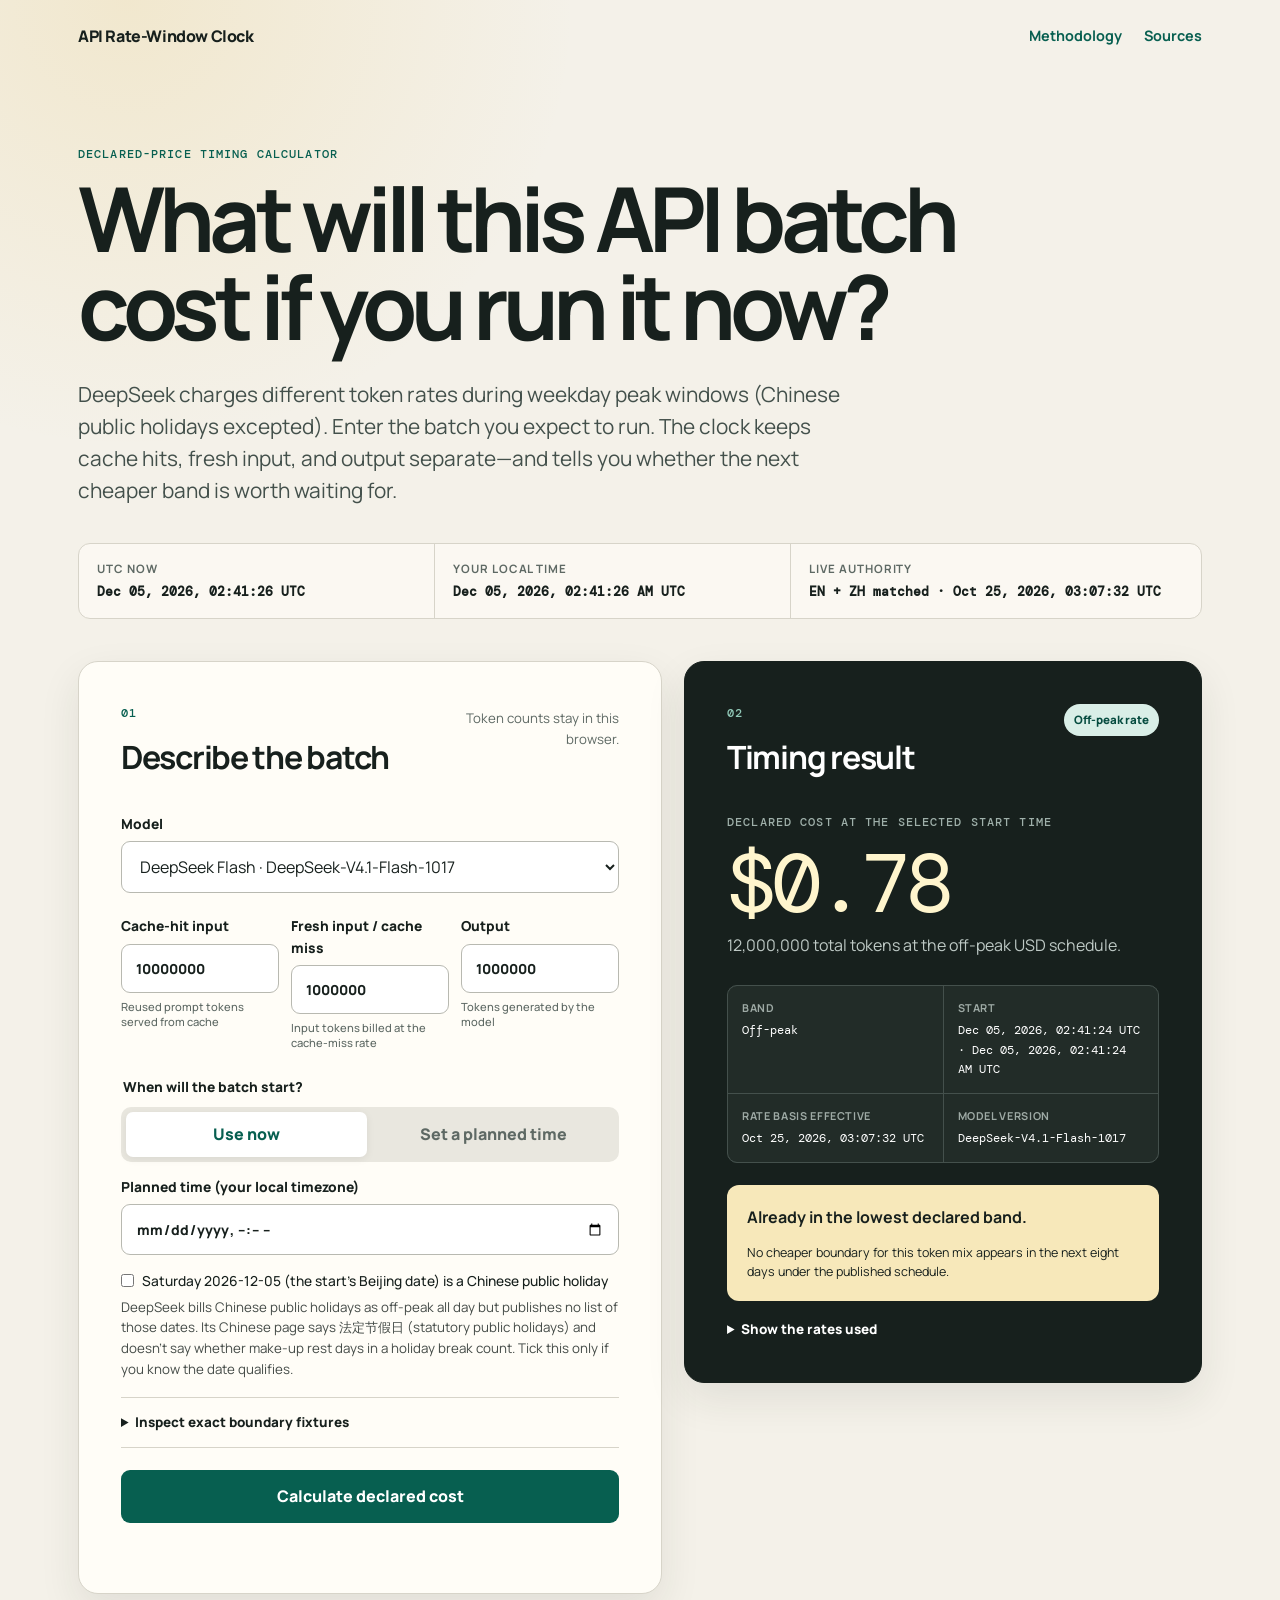
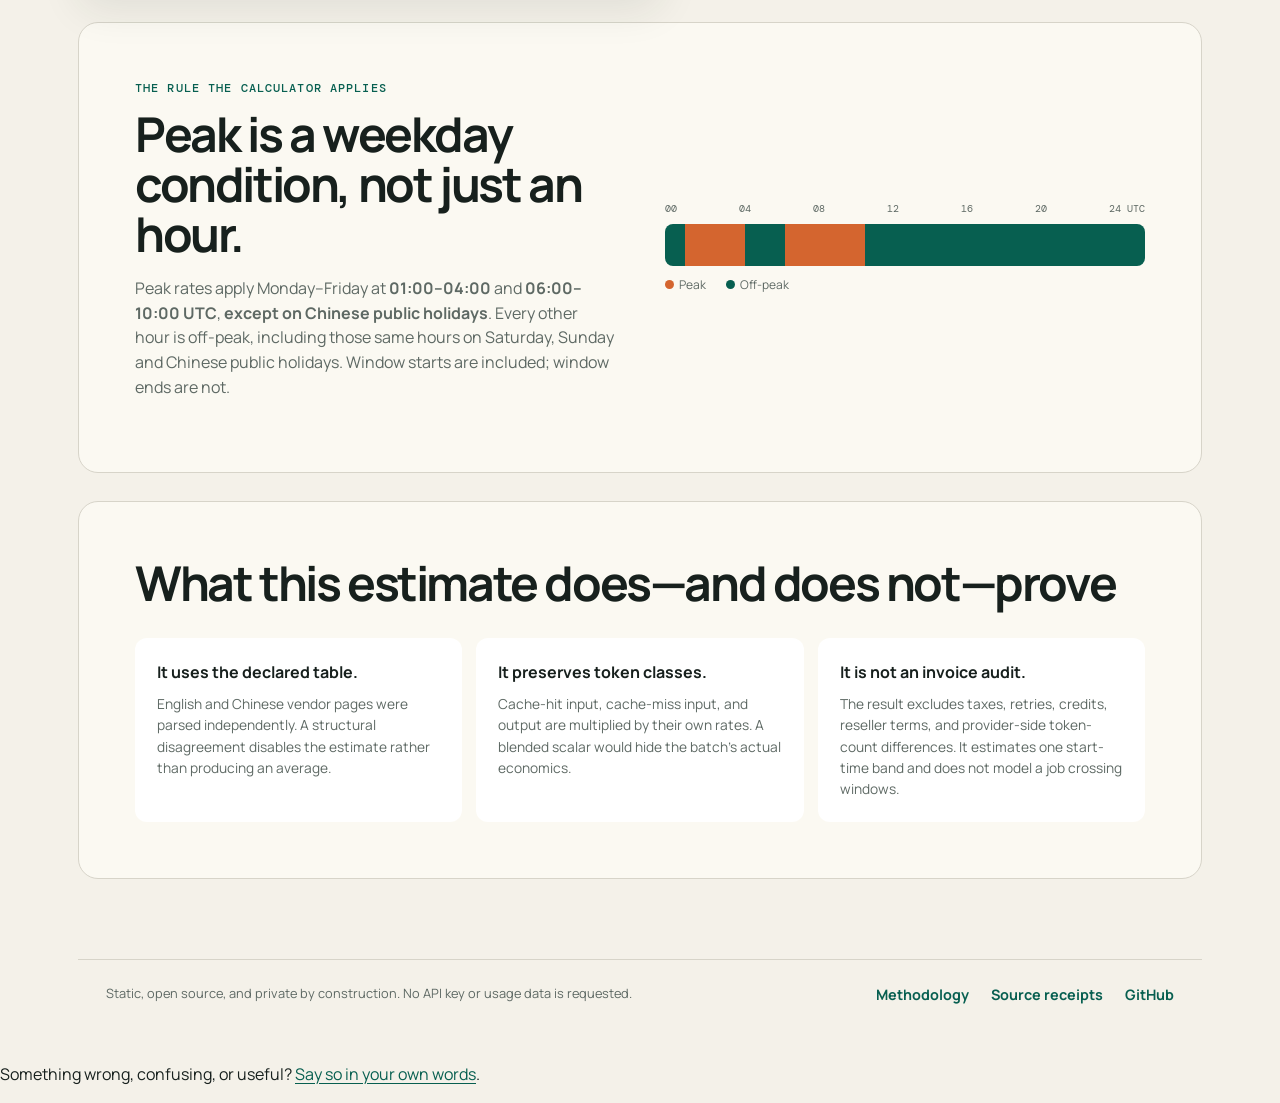
<file: index.html>
<!doctype html>
<html lang="en">
<head>
  <meta charset="utf-8">
  <meta name="viewport" content="width=device-width,initial-scale=1">
  <meta name="description" content="Estimate a DeepSeek API batch at the declared peak or off-peak token rates, and see whether waiting changes the price.">
  <title>API Rate-Window Clock</title>
  <link rel="stylesheet" href="style.css">
</head>
<body>
  <header class="site-header">
    <a class="brand" href="index.html">API Rate-Window Clock</a>
    <nav aria-label="Main navigation">
      <a href="methodology.html">Methodology</a>
      <a href="sources.html">Sources</a>
    </nav>
  </header>

  <main>
    <section class="hero">
      <p class="eyebrow">Declared-price timing calculator</p>
      <h1>What will this API batch cost if you run it now?</h1>
      <p class="lede">DeepSeek charges different token rates during weekday peak windows (Chinese public holidays excepted). Enter the batch you expect to run. The clock keeps cache hits, fresh input, and output separate—and tells you whether the next cheaper band is worth waiting for.</p>
      <div class="clock-strip" aria-live="polite">
        <div><span>UTC now</span><strong id="utc-clock">—</strong></div>
        <div><span>Your local time</span><strong id="local-clock">—</strong></div>
        <div><span>Live authority</span><strong id="authority-clock">Loading…</strong></div>
      </div>
    </section>

    <section class="calculator-shell" aria-labelledby="calculator-title">
      <form id="calculator-form" class="calculator-card">
        <div class="section-heading">
          <div><p class="step">01</p><h2 id="calculator-title">Describe the batch</h2></div>
          <p>Token counts stay in this browser.</p>
        </div>

        <label for="model">Model</label>
        <select id="model" name="model" required disabled><option>Loading current models…</option></select>

        <div class="token-grid">
          <label>Cache-hit input
            <input id="cache-hit" name="cache_hit" type="number" min="0" step="1" value="10000000" inputmode="numeric" required>
            <small>Reused prompt tokens served from cache</small>
          </label>
          <label>Fresh input / cache miss
            <input id="cache-miss" name="cache_miss" type="number" min="0" step="1" value="1000000" inputmode="numeric" required>
            <small>Input tokens billed at the cache-miss rate</small>
          </label>
          <label>Output
            <input id="output" name="output" type="number" min="0" step="1" value="1000000" inputmode="numeric" required>
            <small>Tokens generated by the model</small>
          </label>
        </div>

        <fieldset class="time-choice">
          <legend>When will the batch start?</legend>
          <div class="segmented">
            <button type="button" id="use-now" class="active" aria-pressed="true">Use now</button>
            <button type="button" id="use-planned" aria-pressed="false">Set a planned time</button>
          </div>
          <label id="planned-field" hidden>Planned time (your local timezone)
            <input id="planned-time" type="datetime-local" step="60">
          </label>
          <label class="holiday-choice"><input id="cn-holiday" type="checkbox"> <span id="holiday-label">The start's Beijing date is a Chinese public holiday</span></label>
          <small class="holiday-note">DeepSeek bills Chinese public holidays as off-peak all day but publishes no list of those dates. Its Chinese page says 法定节假日 (statutory public holidays) and doesn't say whether make-up rest days in a holiday break count. Tick this only if you know the date qualifies.</small>
        </fieldset>

        <details class="fixtures">
          <summary>Inspect exact boundary fixtures</summary>
          <p>These set a known UTC timestamp so the clock's boundary rules are visible.</p>
          <div class="fixture-buttons">
            <button type="button" data-fixture="2026-11-10T03:59:00Z">Weekday 03:59 UTC · peak</button>
            <button type="button" data-fixture="2026-11-10T04:00:00Z">Weekday 04:00 UTC · off-peak</button>
            <button type="button" data-fixture="2026-11-14T02:00:00Z">Saturday 02:00 UTC · off-peak</button>
          </div>
        </details>

        <button id="calculate" class="primary" type="submit" disabled>Calculate declared cost</button>
        <p id="form-error" class="form-error" role="alert"></p>
      </form>

      <section id="result" class="result-card" aria-live="polite" aria-labelledby="result-title">
        <div class="section-heading">
          <div><p class="step">02</p><h2 id="result-title">Timing result</h2></div>
          <span id="result-status" class="status-pill">Waiting for rates</span>
        </div>
        <div id="result-empty" class="result-empty">
          <p>The current vendor table is loading. When it is ready, the estimate will identify the exact rate band and the next cheaper boundary.</p>
        </div>
        <div id="result-unavailable" class="result-unavailable" hidden>
          <h3>Estimate unavailable</h3>
          <p id="unavailable-reason"></p>
          <p>No missing or conflicting price is treated as zero.</p>
        </div>
        <div id="result-content" hidden>
          <p class="result-kicker">Declared cost at the selected start time</p>
          <p id="selected-cost" class="result-number">—</p>
          <p id="selected-summary" class="result-summary">—</p>
          <p id="holiday-caveat" class="holiday-caveat" hidden></p>
          <dl class="result-details">
            <div><dt>Band</dt><dd id="selected-regime">—</dd></div>
            <div><dt>Start</dt><dd id="selected-time">—</dd></div>
            <div><dt>Rate basis effective</dt><dd id="basis-effective">—</dd></div>
            <div><dt>Model version</dt><dd id="model-version">—</dd></div>
          </dl>
          <div id="cheaper-panel" class="cheaper-panel">
            <p class="result-kicker">Next cheaper boundary</p>
            <div class="savings-grid">
              <div><span>Cost then</span><strong id="next-cost">—</strong></div>
              <div><span>You save</span><strong id="savings">—</strong></div>
              <div><span>Wait</span><strong id="wait-time">—</strong></div>
            </div>
            <p id="next-summary"></p>
          </div>
          <div id="lowest-panel" class="lowest-panel" hidden>
            <strong>Already in the lowest declared band.</strong>
            <p>No cheaper boundary for this token mix appears in the next eight days under the published schedule.</p>
          </div>
          <details class="rate-breakdown">
            <summary>Show the rates used</summary>
            <dl>
              <div><dt>Cache-hit input</dt><dd id="rate-hit">—</dd></div>
              <div><dt>Fresh input</dt><dd id="rate-miss">—</dd></div>
              <div><dt>Output</dt><dd id="rate-output">—</dd></div>
            </dl>
          </details>
        </div>
      </section>
    </section>

    <section class="schedule-section">
      <div>
        <p class="eyebrow">The rule the calculator applies</p>
        <h2>Peak is a weekday condition, not just an hour.</h2>
        <p>Peak rates apply Monday–Friday at <strong>01:00–04:00</strong> and <strong>06:00–10:00 UTC</strong>, <strong>except on Chinese public holidays</strong>. Every other hour is off-peak, including those same hours on Saturday, Sunday and Chinese public holidays. Window starts are included; window ends are not.</p>
      </div>
      <div class="schedule-visual" aria-label="Weekday UTC price schedule">
        <div class="schedule-label"><span>00</span><span>04</span><span>08</span><span>12</span><span>16</span><span>20</span><span>24 UTC</span></div>
        <div class="schedule-bar"><i class="off a"></i><i class="peak b"></i><i class="off c"></i><i class="peak d"></i><i class="off e"></i></div>
        <div class="legend"><span><i class="peak-dot"></i>Peak</span><span><i class="off-dot"></i>Off-peak</span></div>
      </div>
    </section>

    <section class="truth-section">
      <h2>What this estimate does—and does not—prove</h2>
      <div class="truth-grid">
        <article><h3>It uses the declared table.</h3><p>English and Chinese vendor pages were parsed independently. A structural disagreement disables the estimate rather than producing an average.</p></article>
        <article><h3>It preserves token classes.</h3><p>Cache-hit input, cache-miss input, and output are multiplied by their own rates. A blended scalar would hide the batch's actual economics.</p></article>
        <article><h3>It is not an invoice audit.</h3><p>The result excludes taxes, retries, credits, reseller terms, and provider-side token-count differences. It estimates one start-time band and does not model a job crossing windows.</p></article>
      </div>
    </section>
  </main>

  <footer>
    <p>Static, open source, and private by construction. No API key or usage data is requested.</p>
    <nav><a href="methodology.html">Methodology</a><a href="sources.html">Source receipts</a><a href="https://github.com/GreatTombProductions/api-rate-window-clock">GitHub</a></nav>
  </footer>

  <script src="calculator.js"></script>
  <script src="app.js"></script>
<p class="quest-board-feedback">Something wrong, confusing, or useful? <a href="https://greattombproductions.github.io/quest-board/?project=api-rate-window-clock#suggest" target="_blank" rel="noopener">Say so in your own words</a>.</p>
</body>
</html>
</file>
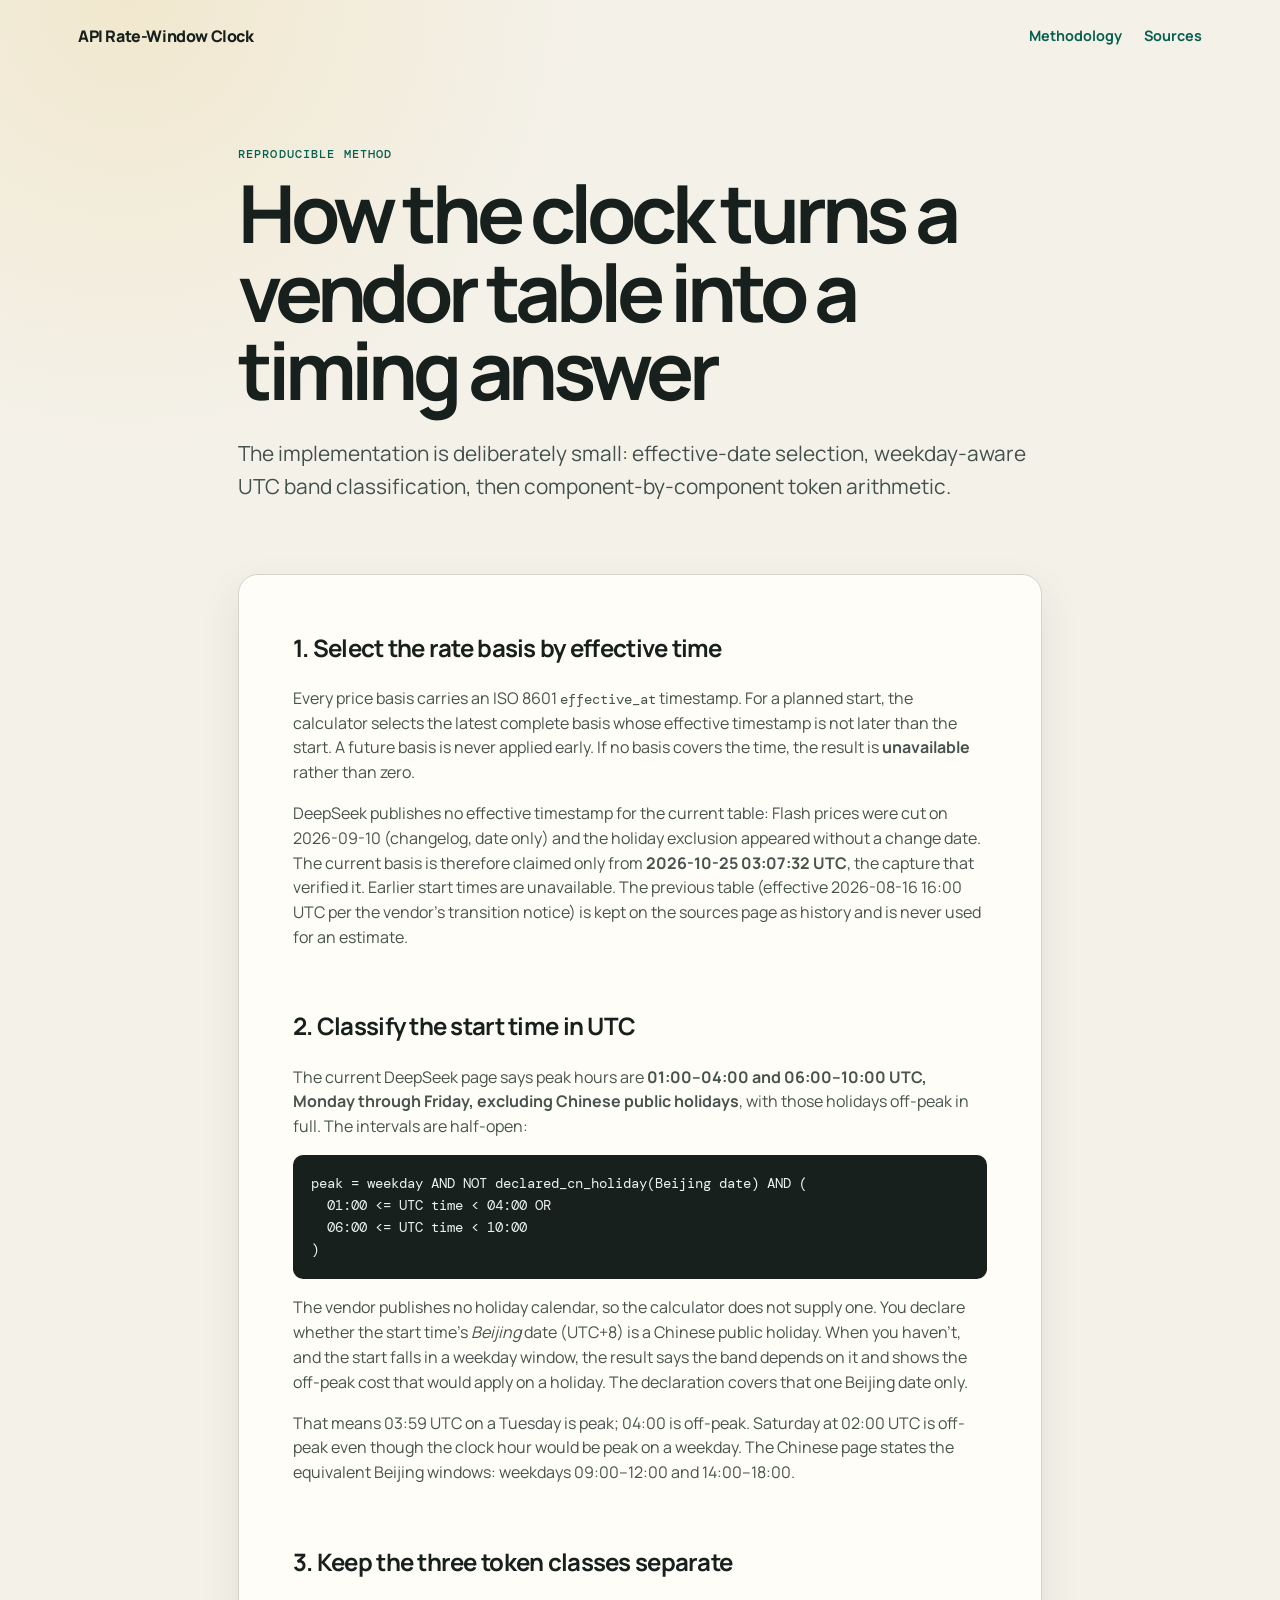
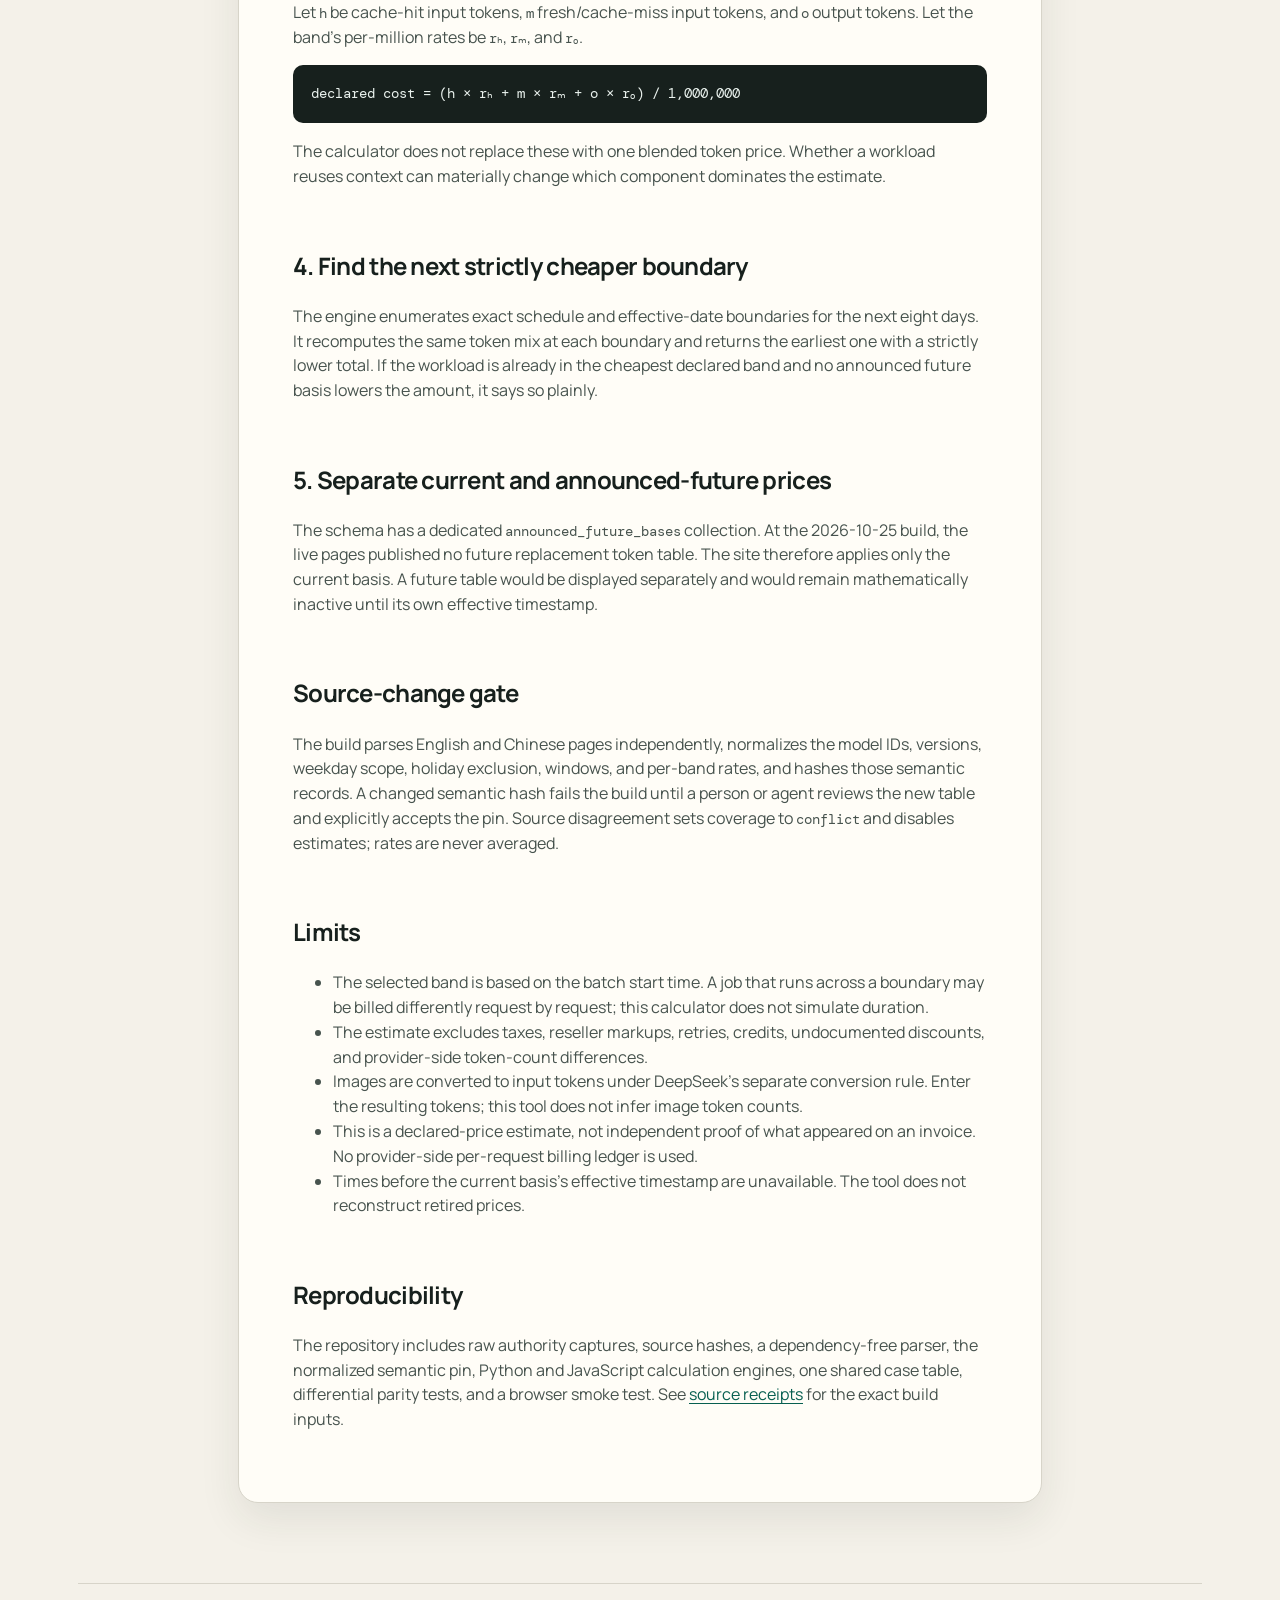
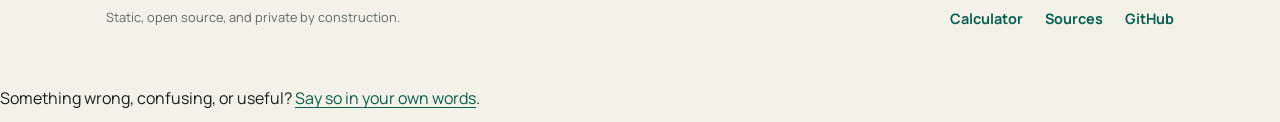
<file: methodology.html>
<!doctype html>
<html lang="en">
<head>
  <meta charset="utf-8"><meta name="viewport" content="width=device-width,initial-scale=1">
  <meta name="description" content="Methodology for the API Rate-Window Clock: effective dates, UTC windows, token classes, and calculation limits.">
  <title>Methodology · API Rate-Window Clock</title><link rel="stylesheet" href="style.css">
</head>
<body>
<header class="site-header"><a class="brand" href="index.html">API Rate-Window Clock</a><nav aria-label="Main navigation"><a href="methodology.html" aria-current="page">Methodology</a><a href="sources.html">Sources</a></nav></header>
<main class="content-page">
  <header class="content-hero"><p class="eyebrow">Reproducible method</p><h1>How the clock turns a vendor table into a timing answer</h1><p class="lede">The implementation is deliberately small: effective-date selection, weekday-aware UTC band classification, then component-by-component token arithmetic.</p></header>
  <article class="prose">
    <h2>1. Select the rate basis by effective time</h2>
    <p>Every price basis carries an ISO 8601 <code>effective_at</code> timestamp. For a planned start, the calculator selects the latest complete basis whose effective timestamp is not later than the start. A future basis is never applied early. If no basis covers the time, the result is <strong>unavailable</strong> rather than zero.</p>
    <p>DeepSeek publishes no effective timestamp for the current table: Flash prices were cut on 2026-09-10 (changelog, date only) and the holiday exclusion appeared without a change date. The current basis is therefore claimed only from <strong>2026-10-25 03:07:32 UTC</strong>, the capture that verified it. Earlier start times are unavailable. The previous table (effective 2026-08-16 16:00 UTC per the vendor's transition notice) is kept on the sources page as history and is never used for an estimate.</p>

    <h2>2. Classify the start time in UTC</h2>
    <p>The current DeepSeek page says peak hours are <strong>01:00–04:00 and 06:00–10:00 UTC, Monday through Friday, excluding Chinese public holidays</strong>, with those holidays off-peak in full. The intervals are half-open:</p>
    <pre><code>peak = weekday AND NOT declared_cn_holiday(Beijing date) AND (
  01:00 &lt;= UTC time &lt; 04:00 OR
  06:00 &lt;= UTC time &lt; 10:00
)</code></pre>
    <p>The vendor publishes no holiday calendar, so the calculator does not supply one. You declare whether the start time's <em>Beijing</em> date (UTC+8) is a Chinese public holiday. When you haven't, and the start falls in a weekday window, the result says the band depends on it and shows the off-peak cost that would apply on a holiday. The declaration covers that one Beijing date only.</p>
    <p>That means 03:59 UTC on a Tuesday is peak; 04:00 is off-peak. Saturday at 02:00 UTC is off-peak even though the clock hour would be peak on a weekday. The Chinese page states the equivalent Beijing windows: weekdays 09:00–12:00 and 14:00–18:00.</p>

    <h2>3. Keep the three token classes separate</h2>
    <p>Let <code>h</code> be cache-hit input tokens, <code>m</code> fresh/cache-miss input tokens, and <code>o</code> output tokens. Let the band's per-million rates be <code>rₕ</code>, <code>rₘ</code>, and <code>rₒ</code>.</p>
    <pre><code>declared cost = (h × rₕ + m × rₘ + o × rₒ) / 1,000,000</code></pre>
    <p>The calculator does not replace these with one blended token price. Whether a workload reuses context can materially change which component dominates the estimate.</p>

    <h2>4. Find the next strictly cheaper boundary</h2>
    <p>The engine enumerates exact schedule and effective-date boundaries for the next eight days. It recomputes the same token mix at each boundary and returns the earliest one with a strictly lower total. If the workload is already in the cheapest declared band and no announced future basis lowers the amount, it says so plainly.</p>

    <h2>5. Separate current and announced-future prices</h2>
    <p>The schema has a dedicated <code>announced_future_bases</code> collection. At the 2026-10-25 build, the live pages published no future replacement token table. The site therefore applies only the current basis. A future table would be displayed separately and would remain mathematically inactive until its own effective timestamp.</p>

    <h2>Source-change gate</h2>
    <p>The build parses English and Chinese pages independently, normalizes the model IDs, versions, weekday scope, holiday exclusion, windows, and per-band rates, and hashes those semantic records. A changed semantic hash fails the build until a person or agent reviews the new table and explicitly accepts the pin. Source disagreement sets coverage to <code>conflict</code> and disables estimates; rates are never averaged.</p>

    <h2>Limits</h2>
    <ul>
      <li>The selected band is based on the batch start time. A job that runs across a boundary may be billed differently request by request; this calculator does not simulate duration.</li>
      <li>The estimate excludes taxes, reseller markups, retries, credits, undocumented discounts, and provider-side token-count differences.</li>
      <li>Images are converted to input tokens under DeepSeek's separate conversion rule. Enter the resulting tokens; this tool does not infer image token counts.</li>
      <li>This is a declared-price estimate, not independent proof of what appeared on an invoice. No provider-side per-request billing ledger is used.</li>
      <li>Times before the current basis's effective timestamp are unavailable. The tool does not reconstruct retired prices.</li>
    </ul>

    <h2>Reproducibility</h2>
    <p>The repository includes raw authority captures, source hashes, a dependency-free parser, the normalized semantic pin, Python and JavaScript calculation engines, one shared case table, differential parity tests, and a browser smoke test. See <a href="sources.html">source receipts</a> for the exact build inputs.</p>
  </article>
</main>
<footer><p>Static, open source, and private by construction.</p><nav><a href="index.html">Calculator</a><a href="sources.html">Sources</a><a href="https://github.com/GreatTombProductions/api-rate-window-clock">GitHub</a></nav></footer>
<p class="quest-board-feedback">Something wrong, confusing, or useful? <a href="https://greattombproductions.github.io/quest-board/?project=api-rate-window-clock#suggest" target="_blank" rel="noopener">Say so in your own words</a>.</p>
</body></html>
</file>
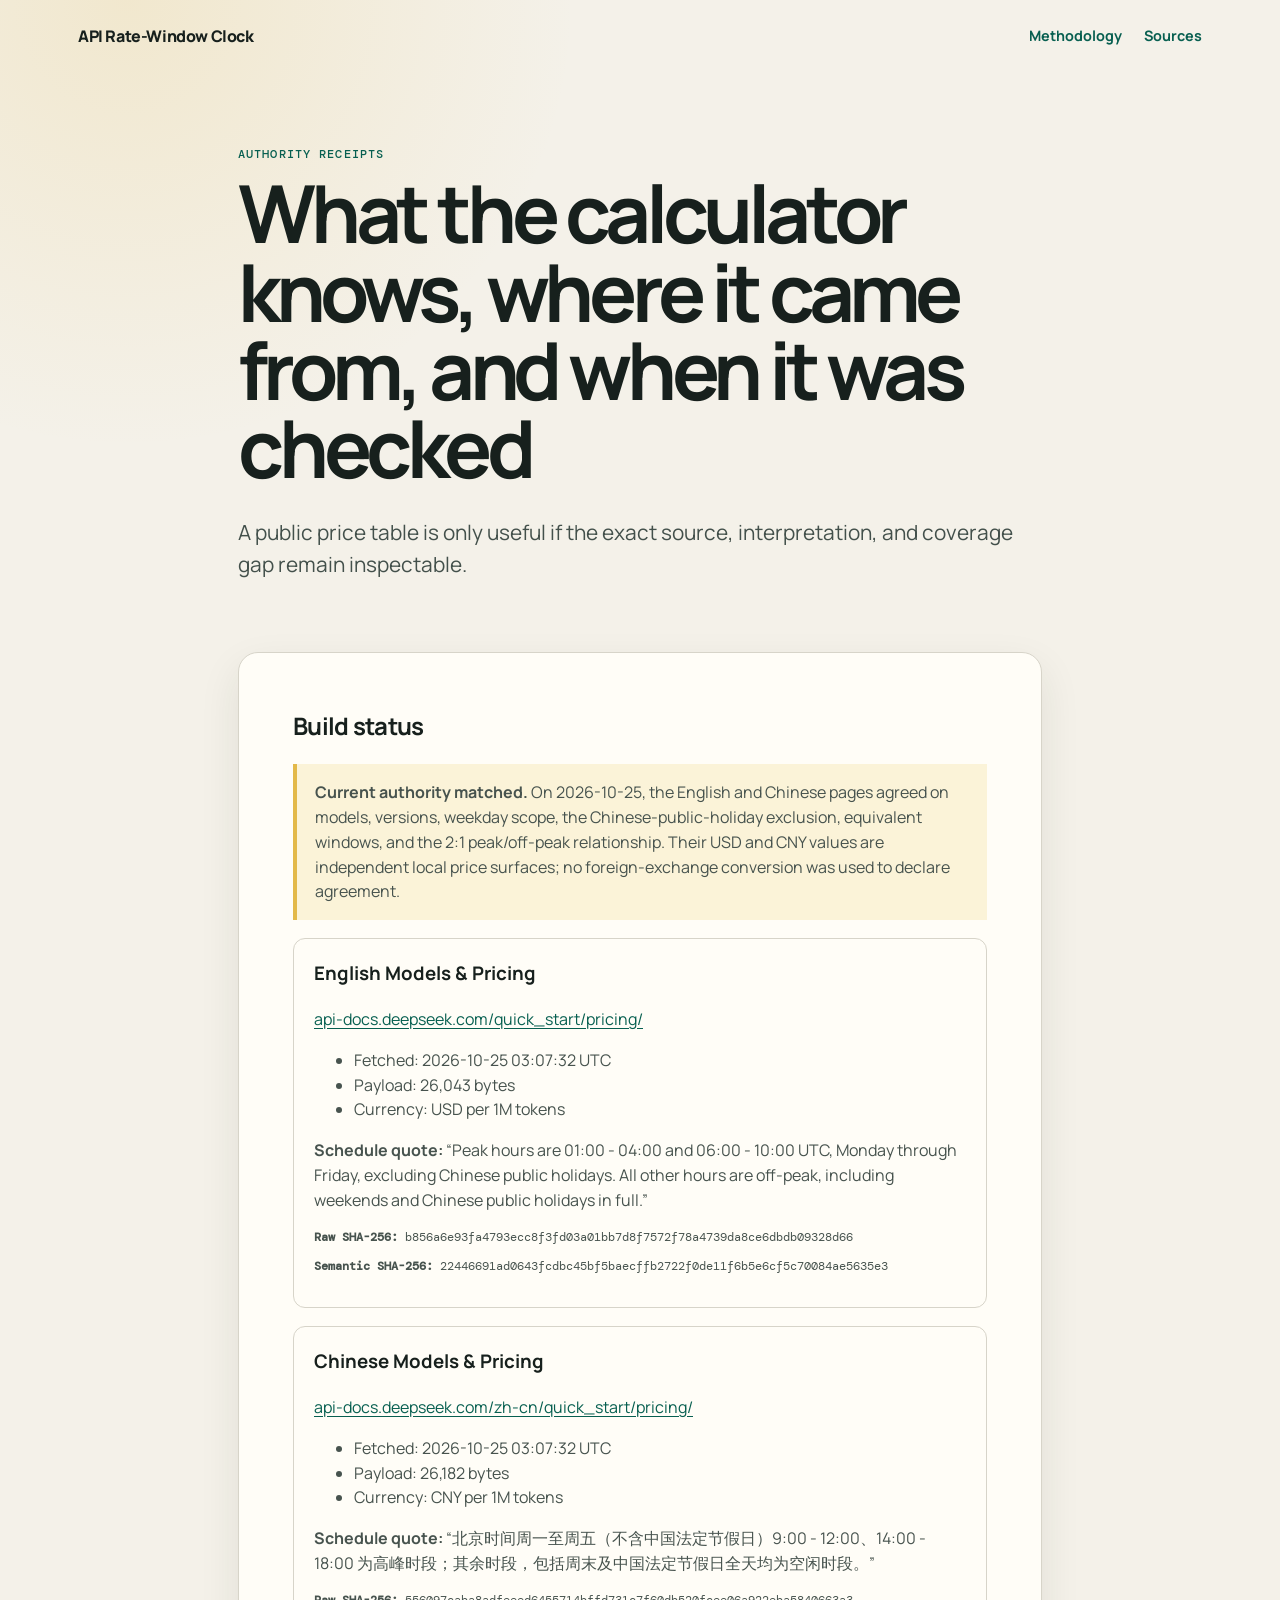
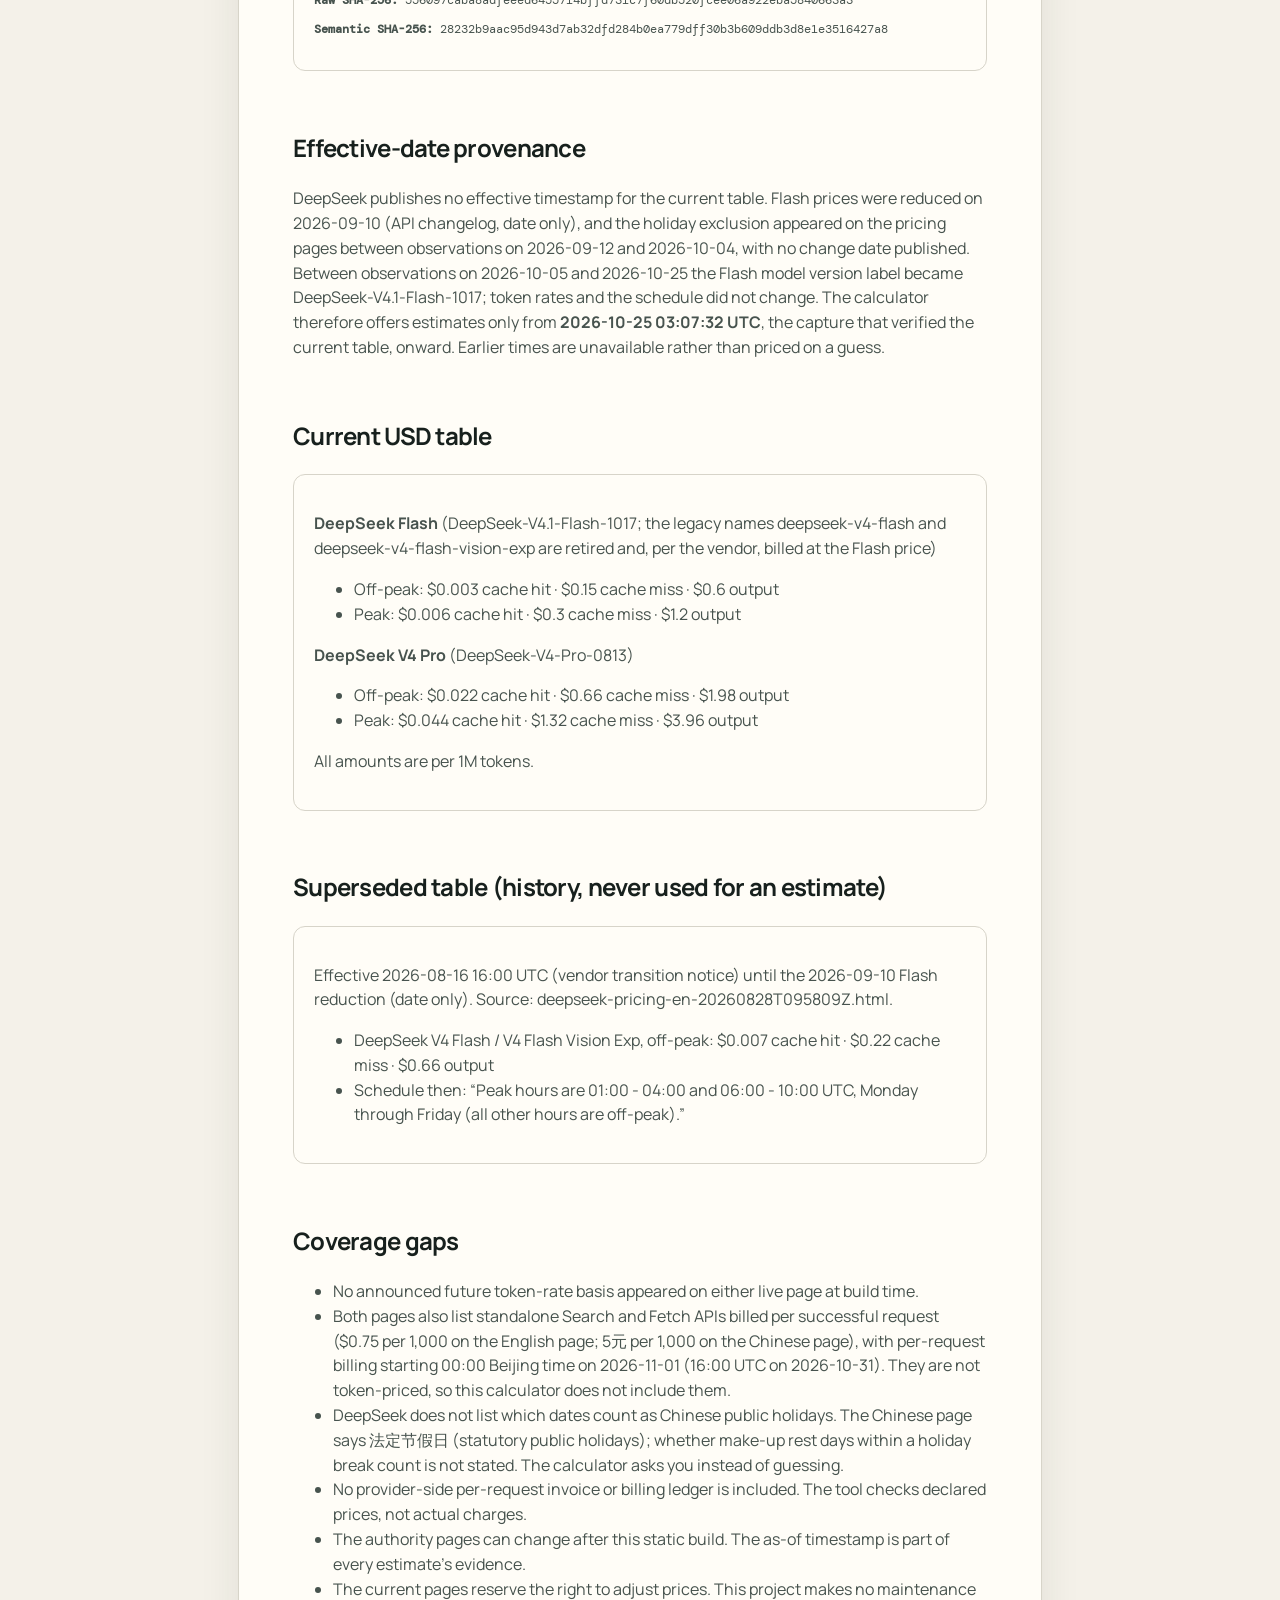
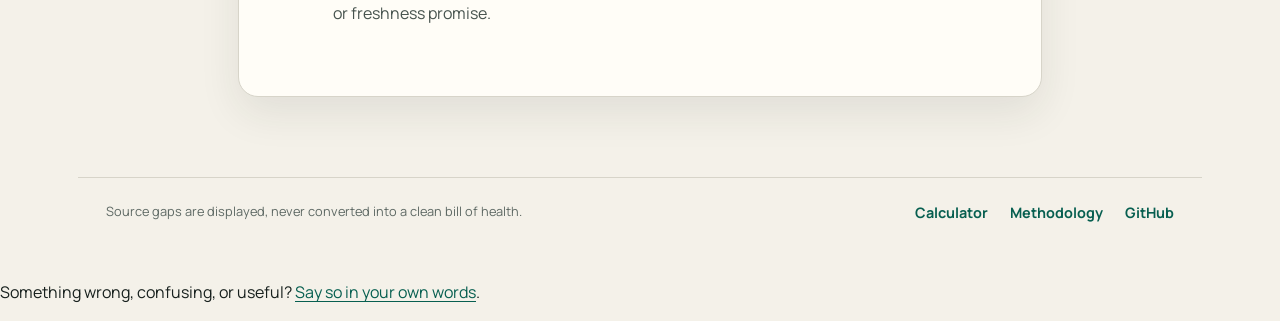
<file: sources.html>
<!doctype html>
<html lang="en">
<head>
  <meta charset="utf-8"><meta name="viewport" content="width=device-width,initial-scale=1">
  <meta name="description" content="Authority URLs, fetch timestamps, hashes, and coverage findings for the API Rate-Window Clock.">
  <title>Sources · API Rate-Window Clock</title><link rel="stylesheet" href="style.css">
</head>
<body>
<header class="site-header"><a class="brand" href="index.html">API Rate-Window Clock</a><nav aria-label="Main navigation"><a href="methodology.html">Methodology</a><a href="sources.html" aria-current="page">Sources</a></nav></header>
<main class="content-page">
  <header class="content-hero"><p class="eyebrow">Authority receipts</p><h1>What the calculator knows, where it came from, and when it was checked</h1><p class="lede">A public price table is only useful if the exact source, interpretation, and coverage gap remain inspectable.</p></header>
  <article class="prose">
    <h2>Build status</h2>
    <p class="notice"><strong>Current authority matched.</strong> On 2026-10-25, the English and Chinese pages agreed on models, versions, weekday scope, the Chinese-public-holiday exclusion, equivalent windows, and the 2:1 peak/off-peak relationship. Their USD and CNY values are independent local price surfaces; no foreign-exchange conversion was used to declare agreement.</p>

    <section class="source-card">
      <h3>English Models &amp; Pricing</h3>
      <p><a href="https://api-docs.deepseek.com/quick_start/pricing/">api-docs.deepseek.com/quick_start/pricing/</a></p>
      <ul><li>Fetched: 2026-10-25 03:07:32 UTC</li><li>Payload: 26,043 bytes</li><li>Currency: USD per 1M tokens</li></ul>
      <p><strong>Schedule quote:</strong> “Peak hours are 01:00 - 04:00 and 06:00 - 10:00 UTC, Monday through Friday, excluding Chinese public holidays. All other hours are off-peak, including weekends and Chinese public holidays in full.”</p>
      <p class="hash"><strong>Raw SHA-256:</strong> b856a6e93fa4793ecc8f3fd03a01bb7d8f7572f78a4739da8ce6dbdb09328d66</p>
      <p class="hash"><strong>Semantic SHA-256:</strong> 22446691ad0643fcdbc45bf5baecffb2722f0de11f6b5e6cf5c70084ae5635e3</p>
    </section>

    <section class="source-card">
      <h3>Chinese Models &amp; Pricing</h3>
      <p><a href="https://api-docs.deepseek.com/zh-cn/quick_start/pricing/">api-docs.deepseek.com/zh-cn/quick_start/pricing/</a></p>
      <ul><li>Fetched: 2026-10-25 03:07:32 UTC</li><li>Payload: 26,182 bytes</li><li>Currency: CNY per 1M tokens</li></ul>
      <p><strong>Schedule quote:</strong> “北京时间周一至周五（不含中国法定节假日）9:00 - 12:00、14:00 - 18:00 为高峰时段；其余时段，包括周末及中国法定节假日全天均为空闲时段。”</p>
      <p class="hash"><strong>Raw SHA-256:</strong> 556097caba8adfeeed6455714bffd731c7f60db520fcee06a922eba5840663a3</p>
      <p class="hash"><strong>Semantic SHA-256:</strong> 28232b9aac95d943d7ab32dfd284b0ea779dff30b3b609ddb3d8e1e3516427a8</p>
    </section>

    <h2>Effective-date provenance</h2>
    <p>DeepSeek publishes no effective timestamp for the current table. Flash prices were reduced on 2026-09-10 (API changelog, date only), and the holiday exclusion appeared on the pricing pages between observations on 2026-09-12 and 2026-10-04, with no change date published. Between observations on 2026-10-05 and 2026-10-25 the Flash model version label became DeepSeek-V4.1-Flash-1017; token rates and the schedule did not change. The calculator therefore offers estimates only from <strong>2026-10-25 03:07:32 UTC</strong>, the capture that verified the current table, onward. Earlier times are unavailable rather than priced on a guess.</p>

    <h2>Current USD table</h2>
    <div class="source-card">
      <p><strong>DeepSeek Flash</strong> (DeepSeek-V4.1-Flash-1017; the legacy names deepseek-v4-flash and deepseek-v4-flash-vision-exp are retired and, per the vendor, billed at the Flash price)</p>
      <ul><li>Off-peak: $0.003 cache hit · $0.15 cache miss · $0.6 output</li><li>Peak: $0.006 cache hit · $0.3 cache miss · $1.2 output</li></ul>
      <p><strong>DeepSeek V4 Pro</strong> (DeepSeek-V4-Pro-0813)</p>
      <ul><li>Off-peak: $0.022 cache hit · $0.66 cache miss · $1.98 output</li><li>Peak: $0.044 cache hit · $1.32 cache miss · $3.96 output</li></ul>
      <p>All amounts are per 1M tokens.</p>
    </div>

    <h2>Superseded table (history, never used for an estimate)</h2>
    <div class="source-card">
      <p>Effective 2026-08-16 16:00 UTC (vendor transition notice) until the 2026-09-10 Flash reduction (date only). Source: deepseek-pricing-en-20260828T095809Z.html.</p>
      <ul><li>DeepSeek V4 Flash / V4 Flash Vision Exp, off-peak: $0.007 cache hit · $0.22 cache miss · $0.66 output</li><li>Schedule then: “Peak hours are 01:00 - 04:00 and 06:00 - 10:00 UTC, Monday through Friday (all other hours are off-peak).”</li></ul>
    </div>

    <h2>Coverage gaps</h2>
    <ul>
      <li>No announced future token-rate basis appeared on either live page at build time.</li>
<li>Both pages also list standalone Search and Fetch APIs billed per successful request ($0.75 per 1,000 on the English page; 5元 per 1,000 on the Chinese page), with per-request billing starting 00:00 Beijing time on 2026-11-01 (16:00 UTC on 2026-10-31). They are not token-priced, so this calculator does not include them.</li>
      <li>DeepSeek does not list which dates count as Chinese public holidays. The Chinese page says 法定节假日 (statutory public holidays); whether make-up rest days within a holiday break count is not stated. The calculator asks you instead of guessing.</li>
      <li>No provider-side per-request invoice or billing ledger is included. The tool checks declared prices, not actual charges.</li>
      <li>The authority pages can change after this static build. The as-of timestamp is part of every estimate's evidence.</li>
      <li>The current pages reserve the right to adjust prices. This project makes no maintenance or freshness promise.</li>
    </ul>
  </article>
</main>
<footer><p>Source gaps are displayed, never converted into a clean bill of health.</p><nav><a href="index.html">Calculator</a><a href="methodology.html">Methodology</a><a href="https://github.com/GreatTombProductions/api-rate-window-clock">GitHub</a></nav></footer>
<p class="quest-board-feedback">Something wrong, confusing, or useful? <a href="https://greattombproductions.github.io/quest-board/?project=api-rate-window-clock#suggest" target="_blank" rel="noopener">Say so in your own words</a>.</p>
</body></html>
</file>
<file: style.css>
@import url('https://fonts.googleapis.com/css2?family=DM+Mono:wght@400;500&family=Manrope:wght@400;500;600;700;800&display=swap');

:root {
  --ink: #17201d;
  --muted: #5e6964;
  --paper: #f4f1e9;
  --card: #fffdf7;
  --line: #d7d4c9;
  --green: #075f50;
  --green-soft: #d9eee7;
  --orange: #d4652f;
  --orange-soft: #f6dfd3;
  --yellow: #e3b949;
  --shadow: 0 16px 42px rgba(31, 43, 38, .09);
}

* { box-sizing: border-box; }
html { color-scheme: light; scroll-behavior: smooth; }
body {
  margin: 0;
  background:
    radial-gradient(circle at 10% 0%, rgba(227, 185, 73, .17), transparent 28rem),
    var(--paper);
  color: var(--ink);
  font-family: Manrope, system-ui, sans-serif;
  line-height: 1.55;
}
a { color: var(--green); text-underline-offset: 3px; }
button, input, select { font: inherit; }
button { cursor: pointer; }

.site-header {
  max-width: 1180px;
  margin: 0 auto;
  padding: 24px 28px;
  display: flex;
  align-items: center;
  justify-content: space-between;
  gap: 24px;
}
.brand { color: var(--ink); font-weight: 800; text-decoration: none; letter-spacing: -.025em; }
.site-header nav, footer nav { display: flex; gap: 22px; }
.site-header nav a, footer nav a { font-size: .9rem; font-weight: 700; text-decoration: none; }

main { max-width: 1180px; margin: 0 auto; padding: 0 28px 80px; }
.hero { padding: 72px 0 42px; }
.eyebrow, .step, .result-kicker {
  margin: 0 0 10px;
  color: var(--green);
  font-family: "DM Mono", monospace;
  font-size: .78rem;
  font-weight: 500;
  letter-spacing: .09em;
  text-transform: uppercase;
}
h1 { max-width: 900px; margin: 0; font-size: clamp(2.7rem, 7vw, 5.8rem); line-height: .98; letter-spacing: -.065em; }
.lede { max-width: 790px; margin: 28px 0 36px; color: #43504b; font-size: clamp(1.05rem, 2vw, 1.3rem); }
.clock-strip {
  display: grid;
  grid-template-columns: 1fr 1fr 1.15fr;
  border: 1px solid var(--line);
  border-radius: 12px;
  background: rgba(255, 253, 247, .68);
  overflow: hidden;
}
.clock-strip div { min-width: 0; padding: 16px 18px; border-right: 1px solid var(--line); }
.clock-strip div:last-child { border-right: 0; }
.clock-strip span, .savings-grid span { display: block; color: var(--muted); font-size: .72rem; font-weight: 700; letter-spacing: .08em; text-transform: uppercase; }
.clock-strip strong { display: block; margin-top: 4px; font-family: "DM Mono", monospace; font-size: .83rem; overflow-wrap: anywhere; }

.calculator-shell { display: grid; grid-template-columns: minmax(0, 1.06fr) minmax(0, .94fr); gap: 22px; align-items: start; }
.calculator-card, .result-card {
  min-width: 0;
  padding: clamp(24px, 4vw, 42px);
  border: 1px solid var(--line);
  border-radius: 20px;
  background: var(--card);
  box-shadow: var(--shadow);
}
.result-card { position: sticky; top: 18px; background: var(--ink); color: white; border-color: var(--ink); }
.section-heading { display: flex; justify-content: space-between; gap: 20px; align-items: flex-start; margin-bottom: 30px; }
.section-heading h2 { margin: 0; font-size: clamp(1.45rem, 3vw, 2rem); letter-spacing: -.04em; }
.section-heading > p { max-width: 180px; margin: 4px 0 0; color: var(--muted); font-size: .83rem; text-align: right; }
.result-card .step { color: #91c9b8; }

label, legend { display: block; font-size: .86rem; font-weight: 800; }
select, input {
  width: 100%;
  margin-top: 7px;
  padding: 13px 14px;
  border: 1px solid #b8b9b1;
  border-radius: 9px;
  background: white;
  color: var(--ink);
  outline: 0;
}
select:focus, input:focus { border-color: var(--green); box-shadow: 0 0 0 3px rgba(7, 95, 80, .13); }
select:disabled { color: var(--muted); }
.token-grid { display: grid; grid-template-columns: repeat(3, 1fr); gap: 12px; margin: 22px 0; }
.token-grid small { display: block; margin-top: 6px; color: var(--muted); font-size: .7rem; font-weight: 500; line-height: 1.35; }
.time-choice { margin: 25px 0 18px; padding: 0; border: 0; }
.segmented { display: flex; gap: 6px; margin: 10px 0 14px; padding: 5px; border-radius: 10px; background: #e9e7df; }
.segmented button { flex: 1; padding: 10px; border: 0; border-radius: 7px; background: transparent; color: var(--muted); font-weight: 800; }
.segmented button.active { background: white; color: var(--green); box-shadow: 0 2px 8px rgba(0, 0, 0, .07); }
.fixtures { margin: 12px 0 22px; border-top: 1px solid var(--line); border-bottom: 1px solid var(--line); padding: 14px 0; }
.fixtures summary, .rate-breakdown summary { cursor: pointer; font-size: .84rem; font-weight: 800; }
.fixtures p { color: var(--muted); font-size: .78rem; }
.fixture-buttons { display: flex; flex-wrap: wrap; gap: 7px; }
.fixture-buttons button { border: 1px solid var(--line); border-radius: 999px; padding: 7px 10px; background: white; color: var(--green); font-size: .72rem; font-weight: 700; }
.primary { width: 100%; padding: 14px 20px; border: 0; border-radius: 9px; background: var(--green); color: white; font-weight: 800; }
.primary:hover { background: #064b40; }
.primary:disabled { cursor: wait; opacity: .55; }
.form-error { min-height: 1.4em; margin: 10px 0 0; color: #a83c28; font-size: .82rem; font-weight: 700; }

.status-pill { padding: 7px 10px; border-radius: 999px; background: #34403c; color: #dce7e2; font-size: .72rem; font-weight: 800; white-space: nowrap; }
.status-pill.peak { background: var(--orange-soft); color: #903814; }
.status-pill.off_peak { background: var(--green-soft); color: #064c40; }
.status-pill.warning { background: #f1d4ce; color: #802f1f; }
.result-empty, .result-unavailable { color: #c1cbc7; }
.result-unavailable h3 { color: white; }
.result-kicker { color: #9fb0aa; }
.result-number { margin: 3px 0 7px; color: #fff5cd; font-family: "DM Mono", monospace; font-size: clamp(3.2rem, 7vw, 5.2rem); line-height: 1; letter-spacing: -.065em; overflow-wrap: anywhere; }
.result-summary { margin: 0 0 28px; color: #bec9c5; }
.result-details { display: grid; grid-template-columns: 1fr 1fr; gap: 1px; margin: 0; background: #44504c; border: 1px solid #44504c; border-radius: 10px; overflow: hidden; }
.result-details div { padding: 14px; background: #222c28; min-width: 0; }
dt { color: #9eaaa5; font-size: .68rem; font-weight: 700; letter-spacing: .06em; text-transform: uppercase; }
dd { margin: 4px 0 0; font-family: "DM Mono", monospace; font-size: .78rem; overflow-wrap: anywhere; }
.cheaper-panel, .lowest-panel { margin-top: 22px; padding: 20px; border-radius: 12px; background: #f7e8ba; color: var(--ink); }
.cheaper-panel .result-kicker { color: #6d5923; }
.savings-grid { display: grid; grid-template-columns: repeat(3, 1fr); gap: 12px; }
.savings-grid strong { display: block; margin-top: 4px; font-family: "DM Mono", monospace; font-size: 1rem; }
.cheaper-panel > p:last-child, .lowest-panel p { margin-bottom: 0; font-size: .78rem; }
.rate-breakdown { margin-top: 18px; }
.rate-breakdown dl { margin: 12px 0 0; }
.rate-breakdown dl div { display: flex; justify-content: space-between; gap: 16px; padding: 8px 0; border-bottom: 1px solid #3c4642; }

.schedule-section, .truth-section { margin-top: 28px; padding: clamp(30px, 5vw, 56px); border: 1px solid var(--line); border-radius: 20px; background: rgba(255, 253, 247, .7); }
.schedule-section { display: grid; grid-template-columns: 1fr 1fr; gap: 50px; align-items: center; }
.schedule-section h2, .truth-section h2 { margin: 0; font-size: clamp(1.8rem, 4vw, 3rem); line-height: 1.05; letter-spacing: -.05em; }
.schedule-section p:not(.eyebrow) { color: var(--muted); }
.schedule-label { display: flex; justify-content: space-between; color: var(--muted); font-family: "DM Mono", monospace; font-size: .62rem; }
.schedule-bar { display: grid; grid-template-columns: 1fr 3fr 2fr 4fr 14fr; height: 42px; margin-top: 8px; overflow: hidden; border-radius: 8px; }
.schedule-bar .peak { background: var(--orange); }
.schedule-bar .off { background: var(--green); }
.legend { display: flex; gap: 20px; margin-top: 10px; color: var(--muted); font-size: .75rem; }
.legend i { display: inline-block; width: 9px; height: 9px; margin-right: 5px; border-radius: 50%; }
.peak-dot { background: var(--orange); } .off-dot { background: var(--green); }
.truth-grid { display: grid; grid-template-columns: repeat(3, 1fr); gap: 14px; margin-top: 30px; }
.truth-grid article { padding: 22px; border-radius: 12px; background: white; }
.truth-grid h3 { margin: 0 0 8px; font-size: 1rem; }
.truth-grid p { margin: 0; color: var(--muted); font-size: .86rem; }

.content-page { max-width: 860px; }
.content-hero { padding: 72px 0 36px; }
.content-hero h1 { font-size: clamp(2.7rem, 7vw, 5rem); }
.prose { padding: clamp(24px, 5vw, 54px); border: 1px solid var(--line); border-radius: 20px; background: var(--card); box-shadow: var(--shadow); }
.prose h2 { margin-top: 2.4em; letter-spacing: -.03em; }
.prose h2:first-child { margin-top: 0; }
.prose h3 { margin-top: 1.8em; }
.prose p, .prose li { color: #47534e; }
.prose code { font-family: "DM Mono", monospace; font-size: .85em; }
.prose pre { overflow-x: auto; padding: 18px; border-radius: 10px; background: var(--ink); color: #eaf2ee; }
.source-card { margin: 18px 0; padding: 20px; border: 1px solid var(--line); border-radius: 12px; }
.source-card h3 { margin-top: 0; }
.hash { overflow-wrap: anywhere; font-family: "DM Mono", monospace; font-size: .72rem; }
.notice { padding: 16px 18px; border-left: 4px solid var(--yellow); background: #fbf3d8; }

footer { max-width: 1124px; margin: 0 auto 32px; padding: 24px 28px; display: flex; justify-content: space-between; gap: 24px; border-top: 1px solid var(--line); color: var(--muted); font-size: .8rem; }
footer p { margin: 0; }

@media (max-width: 860px) {
  .clock-strip, .calculator-shell, .schedule-section { grid-template-columns: 1fr; }
  .clock-strip div { border-right: 0; border-bottom: 1px solid var(--line); }
  .clock-strip div:last-child { border-bottom: 0; }
  .result-card { position: static; }
  .token-grid, .truth-grid { grid-template-columns: 1fr; }
  .schedule-section { gap: 28px; }
}

@media (max-width: 520px) {
  .site-header { padding: 18px 16px; align-items: flex-start; }
  .site-header nav { gap: 10px; flex-direction: column; align-items: flex-end; }
  main { padding: 0 12px 56px; }
  .hero { padding-top: 44px; }
  .calculator-card, .result-card, .schedule-section, .truth-section, .prose { padding: 22px 18px; border-radius: 15px; }
  .section-heading { gap: 10px; }
  .section-heading > p { display: none; }
  .result-details, .savings-grid { grid-template-columns: 1fr; }
  .result-number { font-size: 3.1rem; }
  footer { margin: 0 12px 24px; padding: 20px 4px; flex-direction: column; }
  footer nav { flex-wrap: wrap; }
}

.holiday-choice { display: flex; gap: .5rem; align-items: center; margin-top: .9rem; font-weight: 500; }
.holiday-choice input { width: auto; margin: 0; }
.holiday-note { display: block; margin-top: .35rem; opacity: .8; }
.holiday-caveat { border-left: 4px solid #b7791f; background: #fff8e6; color: #5c3d00; padding: .6rem .8rem; border-radius: 0 8px 8px 0; margin: .6rem 0; }
</file>
